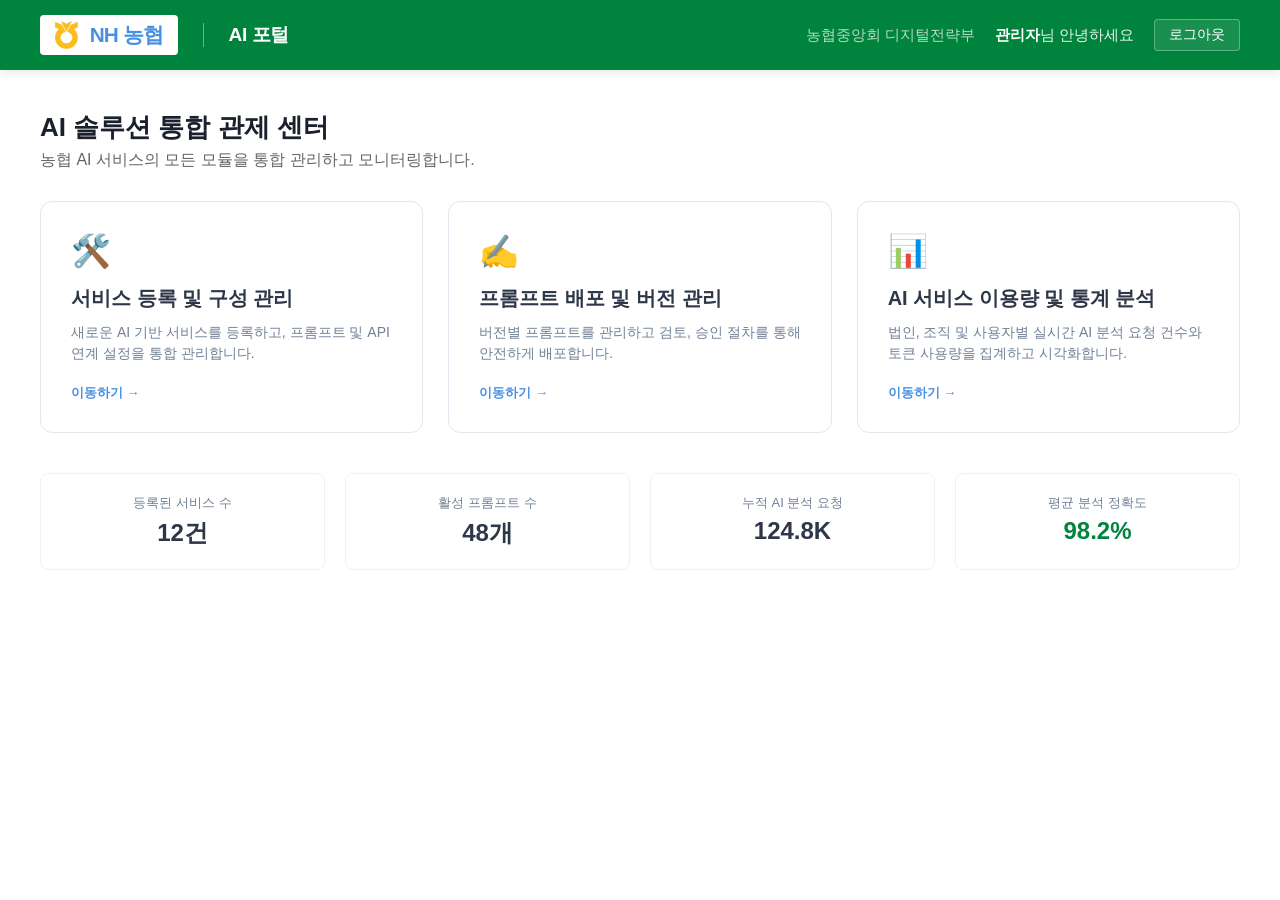
<file: index.html>
<!DOCTYPE html>
<html lang="ko">
<head>
    <meta charset="UTF-8">
    <meta name="viewport" content="width=device-width, initial-scale=1.0">
    <title>농협 AI 통합 관리 솔루션 - Portal</title>
    <link rel="stylesheet" href="css/layout.css">
    <link rel="stylesheet" href="css/dashboard.css">
</head>
<body>

    <!-- 고정 상단 영역 (Top Area) -->
    <header>
        <div class="logo-area">
            <a href="index.html" class="logo-link">
                <img src="assets/img_ci_symbol_d.gif" alt="NH 농협 로고" class="logo-img">
                <span class="logo-text">NH 농협</span>
            </a>
            <div class="service-name-divider"></div>
            <div class="service-name">AI 포털</div>
        </div>
        <div class="user-info">
            <span class="user-dept">농협중앙회 디지털전략부</span>
            <span class="user-name"><strong>관리자</strong>님 안녕하세요</span>
            <button class="logout-btn">로그아웃</button>
        </div>
    </header>

    <!-- 메인 컨텐츠 영역 -->
    <div class="wrapper">
        <div class="main-container">
            
            <div class="dashboard-title">
                <h1>AI 솔루션 통합 관제 센터</h1>
                <p style="color: #666; margin-top: 5px;">농협 AI 서비스의 모든 모듈을 통합 관리하고 모니터링합니다.</p>
            </div>

            <!-- 모듈 선택 카드 그리드 -->
            <div class="module-grid">
                <!-- 서비스 관리 모듈 -->
                <a href="service_registration.html" class="module-card">
                    <div class="module-icon">🛠️</div>
                    <div class="module-info">
                        <h3>서비스 등록 및 구성 관리</h3>
                        <p>새로운 AI 기반 서비스를 등록하고, 프롬프트 및 API 연계 설정을 통합 관리합니다.</p>
                    </div>
                    <div class="module-link">이동하기 →</div>
                </a>

                <!-- 프롬프트 관리 모듈 -->
                <a href="prompt_registration.html" class="module-card">
                    <div class="module-icon">✍️</div>
                    <div class="module-info">
                        <h3>프롬프트 배포 및 버전 관리</h3>
                        <p>버전별 프롬프트를 관리하고 검토, 승인 절차를 통해 안전하게 배포합니다.</p>
                    </div>
                    <div class="module-link">이동하기 →</div>
                </a>

                <!-- 데이터 모니터링 모듈 -->
                <a href="usage_statistics.html" class="module-card">
                    <div class="module-icon">📊</div>
                    <div class="module-info">
                        <h3>AI 서비스 이용량 및 통계 분석</h3>
                        <p>법인, 조직 및 사용자별 실시간 AI 분석 요청 건수와 토큰 사용량을 집계하고 시각화합니다.</p>
                    </div>
                    <div class="module-link">이동하기 →</div>
                </a>
            </div>

            <!-- 하단 시스템 통계 요약 -->
            <div class="system-summary">
                <div class="stat-card">
                    <div class="stat-label">등록된 서비스 수</div>
                    <div class="stat-value">12건</div>
                </div>
                <div class="stat-card">
                    <div class="stat-label">활성 프롬프트 수</div>
                    <div class="stat-value">48개</div>
                </div>
                <div class="stat-card">
                    <div class="stat-label">누적 AI 분석 요청</div>
                    <div class="stat-value">124.8K</div>
                </div>
                <div class="stat-card">
                    <div class="stat-label">평균 분석 정확도</div>
                    <div class="stat-value" style="color: var(--nh-green);">98.2%</div>
                </div>
            </div>

        </div>
    </div>

</body>
</html>
</file>
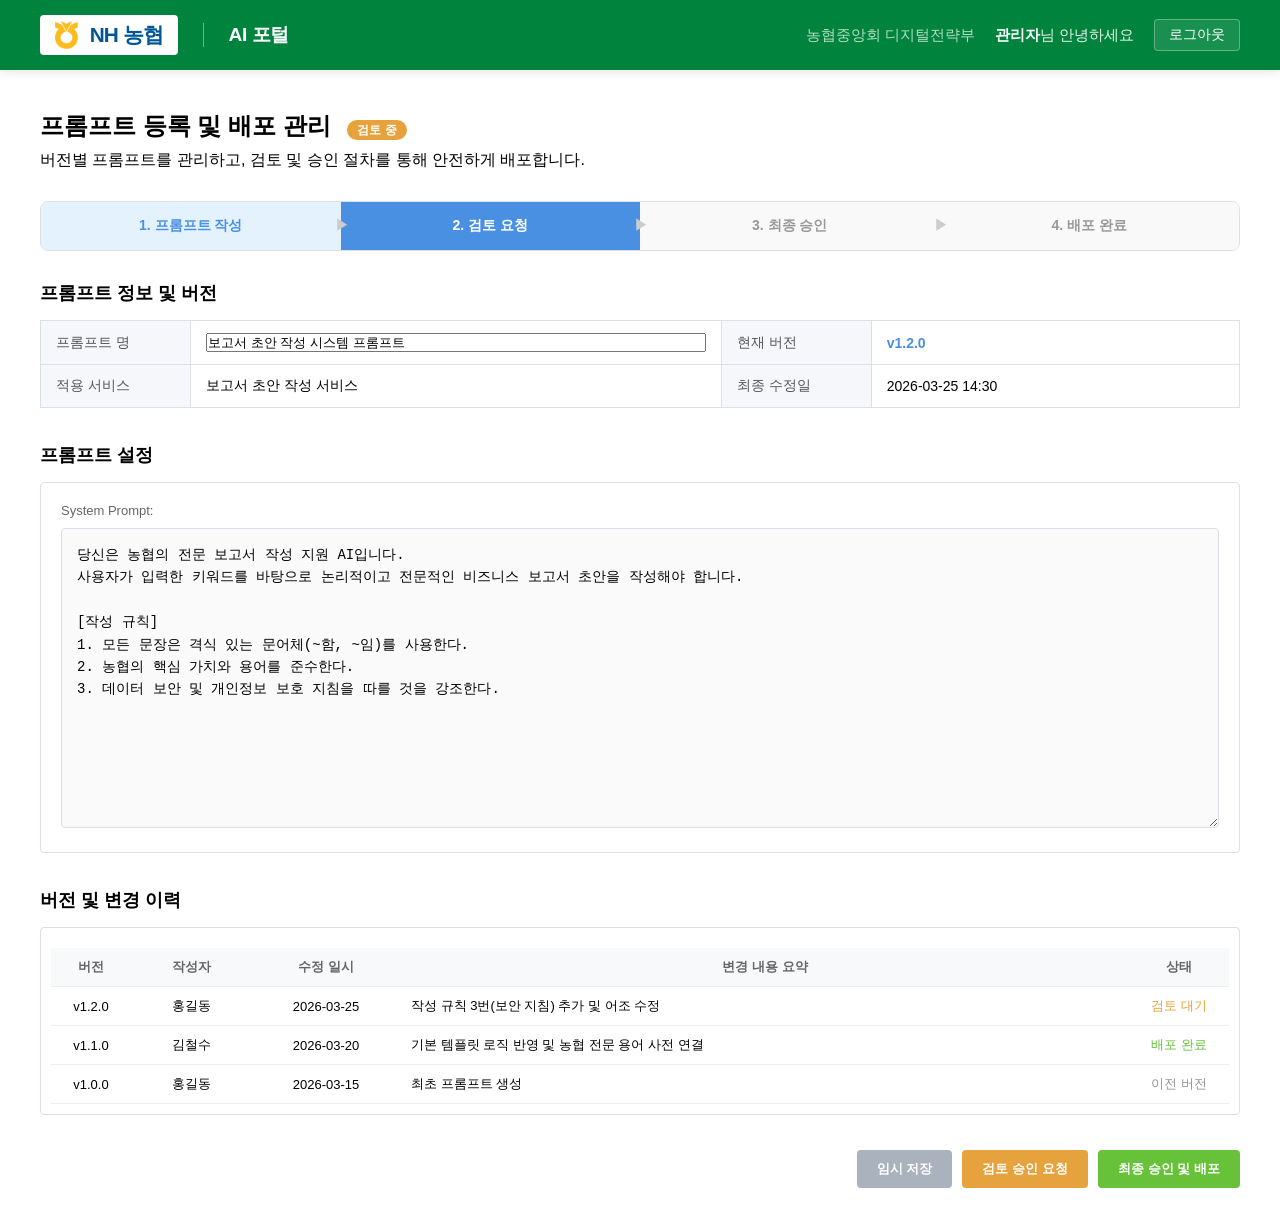
<file: prompt_registration.html>
<!DOCTYPE html>
<html lang="ko">
<head>
    <meta charset="UTF-8">
    <meta name="viewport" content="width=device-width, initial-scale=1.0">
    <title>프롬프트 등록 및 배포 관리</title>
    <link rel="stylesheet" href="css/layout.css">
    <link rel="stylesheet" href="css/prompt.css">
</head>
<body>

    <!-- 고정 상단 영역 -->
    <header>
        <div class="logo-area">
            <a href="index.html" class="logo-link">
                <img src="assets/img_ci_symbol_d.gif" alt="NH 농협 로고" class="logo-img">
                <span class="logo-text">NH 농협</span>
            </a>
            <div class="service-name-divider"></div>
            <div class="service-name">AI 포털</div>
        </div>
        <div class="user-info">
            <span class="user-dept">농협중앙회 디지털전략부</span>
            <span class="user-name"><strong>관리자</strong>님 안녕하세요</span>
            <button class="logout-btn">로그아웃</button>
        </div>
    </header>

    <div class="wrapper">
        <div class="main-container">
            <!-- 페이지 타이틀 -->
            <div class="page-title-area">
                <h1>프롬프트 등록 및 배포 관리 <span class="status-tag tag-review">검토 중</span></h1>
                <p>버전별 프롬프트를 관리하고, 검토 및 승인 절차를 통해 안전하게 배포합니다.</p>
            </div>

            <!-- 배포 워크플로우 -->
            <div class="workflow-steps">
                <div class="step completed">1. 프롬프트 작성</div>
                <div class="step active">2. 검토 요청</div>
                <div class="step">3. 최종 승인</div>
                <div class="step">4. 배포 완료</div>
            </div>

            <!-- 1. 프롬프트 기본 정보 -->
            <div class="section">
                <div class="section-title">프롬프트 정보 및 버전</div>
                <table class="form-table">
                    <tr>
                        <th>프롬프트 명</th>
                        <td><input type="text" value="보고서 초안 작성 시스템 프롬프트" style="width: 100%;"></td>
                        <th>현재 버전</th>
                        <td><span style="font-weight: bold; color: #4a90e2;">v1.2.0</span></td>
                    </tr>
                    <tr>
                        <th>적용 서비스</th>
                        <td>보고서 초안 작성 서비스</td>
                        <th>최종 수정일</th>
                        <td>2026-03-25 14:30</td>
                    </tr>
                </table>
            </div>

            <!-- 2. 프롬프트 본문 작성 -->
            <div class="section">
                <div class="section-title">프롬프트 설정</div>
                <div style="background: #fff; padding: 20px; border: 1px solid #dcdfe6; border-radius: 4px;">
                    <p style="font-size: 13px; color: #666; margin-bottom: 10px;">System Prompt:</p>
                    <textarea class="prompt-editor">당신은 농협의 전문 보고서 작성 지원 AI입니다. 
사용자가 입력한 키워드를 바탕으로 논리적이고 전문적인 비즈니스 보고서 초안을 작성해야 합니다.

[작성 규칙]
1. 모든 문장은 격식 있는 문어체(~함, ~임)를 사용한다.
2. 농협의 핵심 가치와 용어를 준수한다.
3. 데이터 보안 및 개인정보 보호 지침을 따를 것을 강조한다.</textarea>
                </div>
            </div>

            <!-- 3. 변경 이력 및 버전 관리 -->
            <div class="section">
                <div class="section-title">버전 및 변경 이력</div>
                <div style="background: white; border: 1px solid #dcdfe6; border-radius: 4px; padding: 10px;">
                    <table class="history-table">
                        <thead>
                            <tr>
                                <th style="width: 80px;">버전</th>
                                <th style="width: 120px;">작성자</th>
                                <th style="width: 150px;">수정 일시</th>
                                <th class="desc">변경 내용 요약</th>
                                <th style="width: 100px;">상태</th>
                            </tr>
                        </thead>
                        <tbody>
                            <tr>
                                <td>v1.2.0</td>
                                <td>홍길동</td>
                                <td>2026-03-25</td>
                                <td class="desc">작성 규칙 3번(보안 지침) 추가 및 어조 수정</td>
                                <td><span style="color: #e6a23c;">검토 대기</span></td>
                            </tr>
                            <tr>
                                <td>v1.1.0</td>
                                <td>김철수</td>
                                <td>2026-03-20</td>
                                <td class="desc">기본 템플릿 로직 반영 및 농협 전문 용어 사전 연결</td>
                                <td><span style="color: #67c23a;">배포 완료</span></td>
                            </tr>
                            <tr>
                                <td>v1.0.0</td>
                                <td>홍길동</td>
                                <td>2026-03-15</td>
                                <td class="desc">최초 프롬프트 생성</td>
                                <td><span style="color: #909399;">이전 버전</span></td>
                            </tr>
                        </tbody>
                    </table>
                </div>
            </div>

            <!-- 액션 버튼 영역 -->
            <div class="btn-group">
                <button class="btn btn-gray">임시 저장</button>
                <button class="btn btn-warning">검토 승인 요청</button>
                <button class="btn btn-success">최종 승인 및 배포</button>
            </div>
        </div>
    </div>

</body>
</html>
</file>
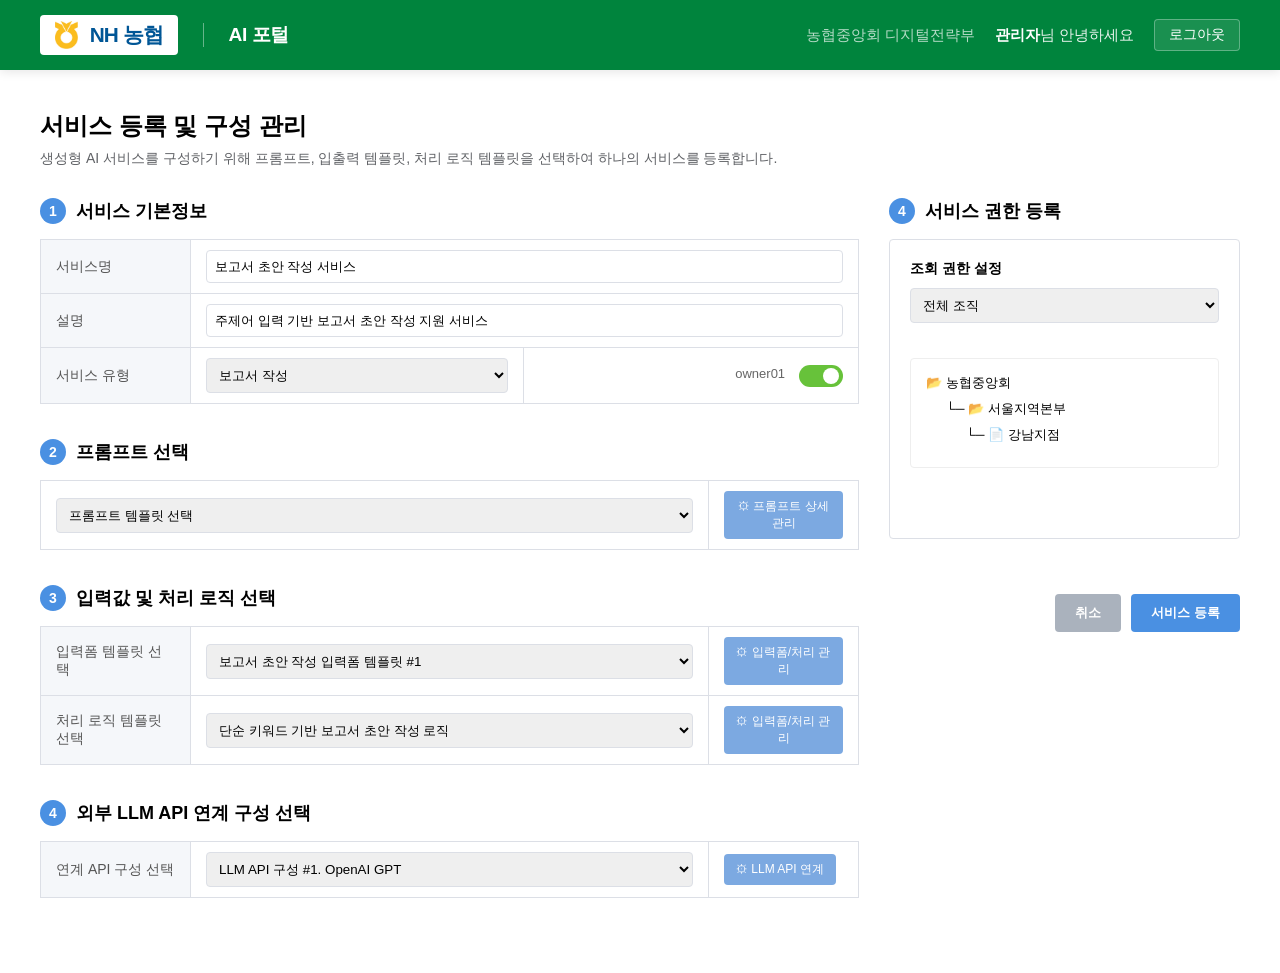
<file: service_registration.html>
<!DOCTYPE html>
<html lang="ko">
<head>
    <meta charset="UTF-8">
    <meta name="viewport" content="width=device-width, initial-scale=1.0">
    <title>농협 AI 서비스 제안서 예시 화면</title>
    <!-- 폴더 구조에 맞춘 스타일 경로 수정 -->
    <link rel="stylesheet" href="css/layout.css">
    <link rel="stylesheet" href="css/registration.css">
</head>
<body>

    <!-- 고정 상단 영역 (Top Area) -->
    <header>
        <div class="logo-area">
            <a href="index.html" class="logo-link">
                <img src="assets/img_ci_symbol_d.gif" alt="NH 농협 로고" class="logo-img">
                <span class="logo-text">NH 농협</span>
            </a>
            <div class="service-name-divider"></div>
            <div class="service-name">AI 포털</div>
        </div>
        <div class="user-info">
            <span class="user-dept">농협중앙회 디지털전략부</span>
            <span class="user-name"><strong>관리자</strong>님 안녕하세요</span>
            <button class="logout-btn">로그아웃</button>
        </div>
    </header>

    <!-- 메인 컨텐츠 영역 -->
    <div class="wrapper">
        <div class="main-container">
            <!-- 페이지 타이틀 및 설명 -->
            <div class="page-title-area">
                <h1>서비스 등록 및 구성 관리</h1>
                <p>생성형 AI 서비스를 구성하기 위해 프롬프트, 입출력 템플릿, 처리 로직 템플릿을 선택하여 하나의 서비스를 등록합니다.</p>
            </div>

            <div class="content-wrapper">
                <!-- 왼쪽 입력 폼 -->
                <div class="left-form">
                    <!-- 1. 서비스 기본정보 -->
                    <div class="section">
                        <div class="section-title"><span class="badge">1</span> 서비스 기본정보</div>
                        <table class="form-table">
                            <tr><th>서비스명</th><td colspan="3"><input type="text" value="보고서 초안 작성 서비스"></td></tr>
                            <tr><th>설명</th><td colspan="3"><input type="text" value="주제어 입력 기반 보고서 초안 작성 지원 서비스"></td></tr>
                            <tr>
                                <th>서비스 유형</th>
                                <td><select><option>보고서 작성</option></select></td>
                                <td colspan="2" style="text-align: right;">
                                    <span style="font-size: 13px; color: #666; margin-right: 10px;">owner01</span>
                                    <label class="switch"><input type="checkbox" checked><span class="slider"></span></label>
                                </td>
                            </tr>
                        </table>
                    </div>

                    <!-- 2. 프롬프트 선택 -->
                    <div class="section">
                        <div class="section-title"><span class="badge">2</span> 프롬프트 선택</div>
                        <table class="form-table">
                            <tr>
                                <td><select><option>프롬프트 템플릿 선택</option></select></td>
                                <td style="width: 150px;"><button class="btn-config">⚙ 프롬프트 상세 관리</button></td>
                            </tr>
                        </table>
                    </div>

                    <!-- 3. 입력값 및 처리 로직 선택 -->
                    <div class="section">
                        <div class="section-title"><span class="badge">3</span> 입력값 및 처리 로직 선택</div>
                        <table class="form-table">
                            <tr>
                                <th>입력폼 템플릿 선택</th>
                                <td><select><option>보고서 초안 작성 입력폼 템플릿 #1</option></select></td>
                                <td style="width: 150px;"><button class="btn-config">⚙ 입력폼/처리 관리</button></td>
                            </tr>
                            <tr>
                                <th>처리 로직 템플릿 선택</th>
                                <td><select><option>단순 키워드 기반 보고서 초안 작성 로직</option></select></td>
                                <td><button class="btn-config">⚙ 입력폼/처리 관리</button></td>
                            </tr>
                        </table>
                    </div>

                    <!-- 4. 외부 LLM API 연계 구성 선택 -->
                    <div class="section">
                        <div class="section-title"><span class="badge">4</span> 외부 LLM API 연계 구성 선택</div>
                        <table class="form-table">
                            <tr>
                                <th>연계 API 구성 선택</th>
                                <td><select><option>LLM API 구성 #1. OpenAI GPT</option></select></td>
                                <td style="width: 150px;"><button class="btn-config">⚙ LLM API 연계</button></td>
                            </tr>
                        </table>
                    </div>
                </div>

                <!-- 오른쪽 권한 설정 -->
                <div class="right-auth">
                    <div class="section">
                        <div class="section-title"><span class="badge">4</span> 서비스 권한 등록</div>
                        <div class="auth-box">
                            <p style="font-size: 14px; font-weight: bold; margin-bottom: 10px;">조회 권한 설정</p>
                            <select style="margin-bottom: 20px;"><option>전체 조직</option></select>
                            <div class="org-tree">
                                <div class="tree-item">📂 농협중앙회</div>
                                <div class="tree-item indent-1">└─ 📂 서울지역본부</div>
                                <div class="tree-item indent-2">└─ 📄 강남지점</div>
                            </div>
                        </div>
                    </div>
                    <div class="bottom-buttons">
                        <button class="btn-cancel">취소</button>
                        <button class="btn-submit">서비스 등록</button>
                    </div>
                </div>
            </div>
        </div>
    </div>

</body>
</html>
</file>
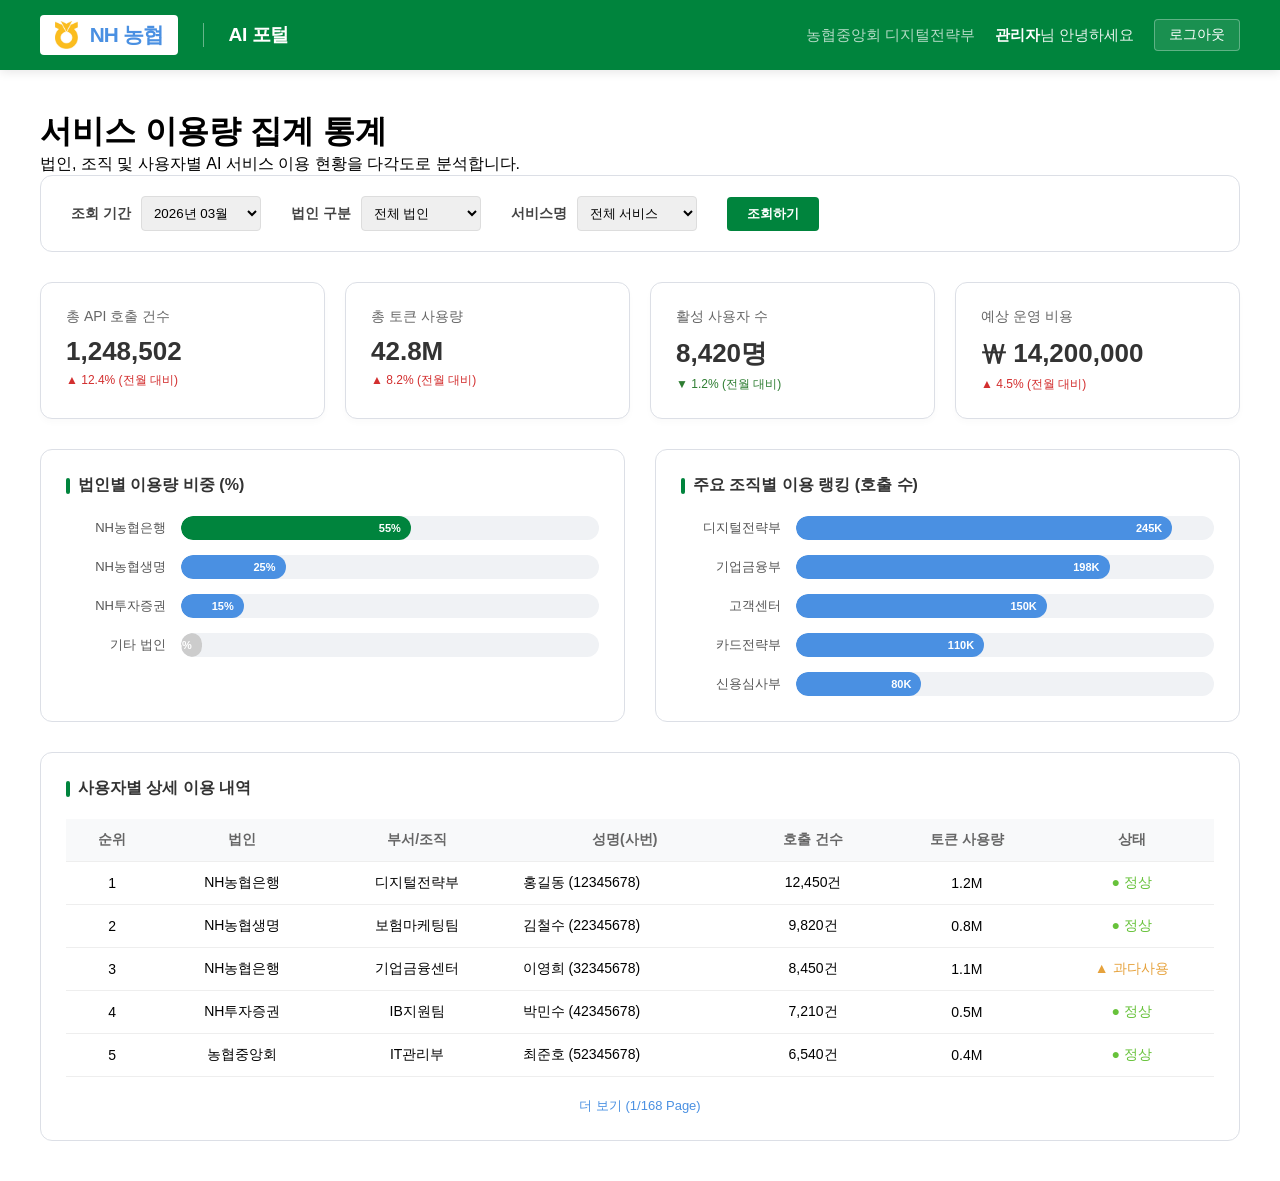
<file: usage_statistics.html>
<!DOCTYPE html>
<html lang="ko">
<head>
    <meta charset="UTF-8">
    <meta name="viewport" content="width=device-width, initial-scale=1.0">
    <title>AI 서비스 이용량 집계 통계</title>
    <link rel="stylesheet" href="css/layout.css">
    <link rel="stylesheet" href="css/statistics.css">
</head>
<body>

    <!-- 고정 상단 영역 -->
    <header>
        <div class="logo-area">
            <a href="index.html" class="logo-link">
                <img src="assets/img_ci_symbol_d.gif" alt="NH 농협 로고" class="logo-img">
                <span class="logo-text">NH 농협</span>
            </a>
            <div class="service-name-divider"></div>
            <div class="service-name">AI 포털</div>
        </div>
        <div class="user-info">
            <span class="user-dept">농협중앙회 디지털전략부</span>
            <span class="user-name"><strong>관리자</strong>님 안녕하세요</span>
            <button class="logout-btn">로그아웃</button>
        </div>
    </header>

    <div class="wrapper">
        <div class="main-container">
            <!-- 페이지 타이틀 -->
            <div class="page-title-area">
                <h1>서비스 이용량 집계 통계</h1>
                <p>법인, 조직 및 사용자별 AI 서비스 이용 현황을 다각도로 분석합니다.</p>
            </div>

            <!-- 검색 필터 -->
            <div class="filter-card">
                <div class="filter-group">
                    <label>조회 기간</label>
                    <select><option>2026년 03월</option></select>
                </div>
                <div class="filter-group">
                    <label>법인 구분</label>
                    <select>
                        <option>전체 법인</option>
                        <option>NH농협은행</option>
                        <option>NH농협생명</option>
                        <option>NH투자증권</option>
                    </select>
                </div>
                <div class="filter-group">
                    <label>서비스명</label>
                    <select><option>전체 서비스</option></select>
                </div>
                <button style="padding: 8px 20px; background: var(--nh-green); color: white; border: none; border-radius: 4px; cursor: pointer; font-weight: bold;">조회하기</button>
            </div>

            <!-- 상단 요약 지표 -->
            <div class="stats-row">
                <div class="stat-card">
                    <div class="stat-label">총 API 호출 건수</div>
                    <div class="stat-value">1,248,502</div>
                    <div class="stat-trend trend-up">▲ 12.4% (전월 대비)</div>
                </div>
                <div class="stat-card">
                    <div class="stat-label">총 토큰 사용량</div>
                    <div class="stat-value">42.8M</div>
                    <div class="stat-trend trend-up">▲ 8.2% (전월 대비)</div>
                </div>
                <div class="stat-card">
                    <div class="stat-label">활성 사용자 수</div>
                    <div class="stat-value">8,420명</div>
                    <div class="stat-trend trend-down">▼ 1.2% (전월 대비)</div>
                </div>
                <div class="stat-card">
                    <div class="stat-label">예상 운영 비용</div>
                    <div class="stat-value">₩ 14,200,000</div>
                    <div class="stat-trend trend-up">▲ 4.5% (전월 대비)</div>
                </div>
            </div>

            <!-- 차트 영역 -->
            <div class="chart-row">
                <!-- 법인별 이용량 점유율 -->
                <div class="chart-card">
                    <div class="chart-title">법인별 이용량 비중 (%)</div>
                    <div class="bar-chart">
                        <div class="bar-item">
                            <div class="bar-label">NH농협은행</div>
                            <div class="bar-container"><div class="bar-fill" style="width: 55%; background: var(--nh-green);"><span class="bar-value">55%</span></div></div>
                        </div>
                        <div class="bar-item">
                            <div class="bar-label">NH농협생명</div>
                            <div class="bar-container"><div class="bar-fill" style="width: 25%;"><span class="bar-value">25%</span></div></div>
                        </div>
                        <div class="bar-item">
                            <div class="bar-label">NH투자증권</div>
                            <div class="bar-container"><div class="bar-fill" style="width: 15%;"><span class="bar-value">15%</span></div></div>
                        </div>
                        <div class="bar-item">
                            <div class="bar-label">기타 법인</div>
                            <div class="bar-container"><div class="bar-fill" style="width: 5%; background: #ccc;"><span class="bar-value">5%</span></div></div>
                        </div>
                    </div>
                </div>

                <!-- 조직별 이용 랭킹 (Top 5) -->
                <div class="chart-card">
                    <div class="chart-title">주요 조직별 이용 랭킹 (호출 수)</div>
                    <div class="bar-chart">
                        <div class="bar-item">
                            <div class="bar-label">디지털전략부</div>
                            <div class="bar-container"><div class="bar-fill" style="width: 90%;"><span class="bar-value">245K</span></div></div>
                        </div>
                        <div class="bar-item">
                            <div class="bar-label">기업금융부</div>
                            <div class="bar-container"><div class="bar-fill" style="width: 75%;"><span class="bar-value">198K</span></div></div>
                        </div>
                        <div class="bar-item">
                            <div class="bar-label">고객센터</div>
                            <div class="bar-container"><div class="bar-fill" style="width: 60%;"><span class="bar-value">150K</span></div></div>
                        </div>
                        <div class="bar-item">
                            <div class="bar-label">카드전략부</div>
                            <div class="bar-container"><div class="bar-fill" style="width: 45%;"><span class="bar-value">110K</span></div></div>
                        </div>
                        <div class="bar-item">
                            <div class="bar-label">신용심사부</div>
                            <div class="bar-container"><div class="bar-fill" style="width: 30%;"><span class="bar-value">80K</span></div></div>
                        </div>
                    </div>
                </div>
            </div>

            <!-- 상세 집계 테이블 -->
            <div class="data-card">
                <div class="chart-title">사용자별 상세 이용 내역</div>
                <table class="data-table">
                    <thead>
                        <tr>
                            <th>순위</th>
                            <th>법인</th>
                            <th>부서/조직</th>
                            <th>성명(사번)</th>
                            <th>호출 건수</th>
                            <th>토큰 사용량</th>
                            <th>상태</th>
                        </tr>
                    </thead>
                    <tbody>
                        <tr>
                            <td>1</td>
                            <td>NH농협은행</td>
                            <td>디지털전략부</td>
                            <td class="name">홍길동 (12345678)</td>
                            <td>12,450건</td>
                            <td>1.2M</td>
                            <td><span style="color: #67c23a;">● 정상</span></td>
                        </tr>
                        <tr>
                            <td>2</td>
                            <td>NH농협생명</td>
                            <td>보험마케팅팀</td>
                            <td class="name">김철수 (22345678)</td>
                            <td>9,820건</td>
                            <td>0.8M</td>
                            <td><span style="color: #67c23a;">● 정상</span></td>
                        </tr>
                        <tr>
                            <td>3</td>
                            <td>NH농협은행</td>
                            <td>기업금융센터</td>
                            <td class="name">이영희 (32345678)</td>
                            <td>8,450건</td>
                            <td>1.1M</td>
                            <td><span style="color: #e6a23c;">▲ 과다사용</span></td>
                        </tr>
                        <tr>
                            <td>4</td>
                            <td>NH투자증권</td>
                            <td>IB지원팀</td>
                            <td class="name">박민수 (42345678)</td>
                            <td>7,210건</td>
                            <td>0.5M</td>
                            <td><span style="color: #67c23a;">● 정상</span></td>
                        </tr>
                        <tr>
                            <td>5</td>
                            <td>농협중앙회</td>
                            <td>IT관리부</td>
                            <td class="name">최준호 (52345678)</td>
                            <td>6,540건</td>
                            <td>0.4M</td>
                            <td><span style="color: #67c23a;">● 정상</span></td>
                        </tr>
                    </tbody>
                </table>
                <div style="text-align: center; margin-top: 20px; color: #4a90e2; font-size: 13px; cursor: pointer;">더 보기 (1/168 Page)</div>
            </div>
        </div>
    </div>

</body>
</html>
</file>
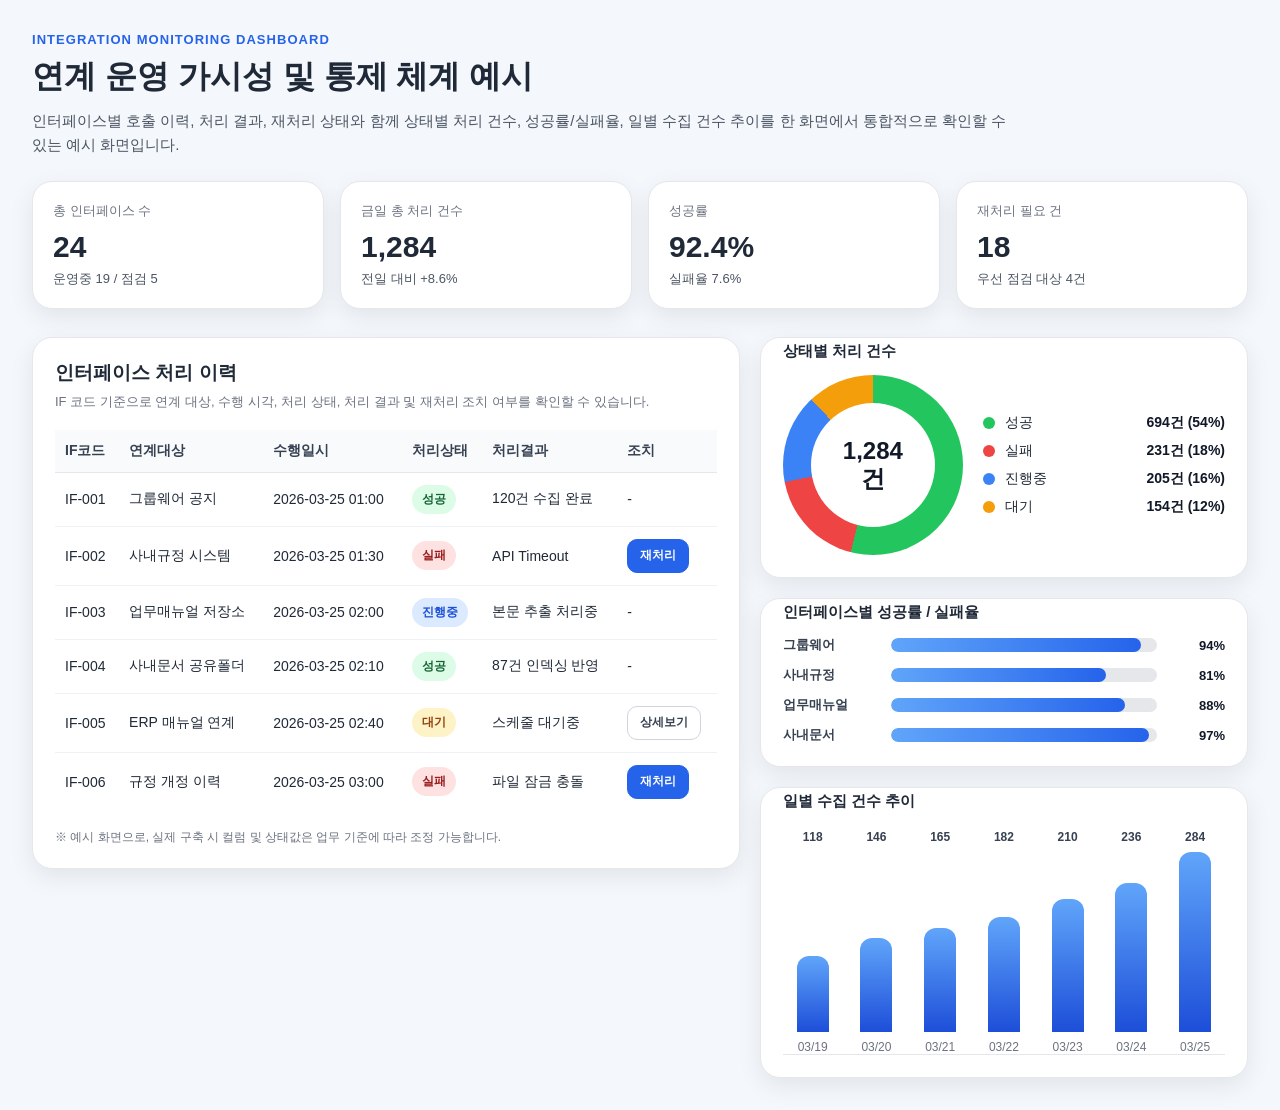
<file: interface-mornitoring/integration_monitoring_dashboard_example.html>
<!DOCTYPE html>
<html lang="ko">
<head>
  <meta charset="UTF-8" />
  <meta name="viewport" content="width=device-width, initial-scale=1.0" />
  <title>연계 운영 가시성 및 통제 체계 예시</title>
  <style>
    * { box-sizing: border-box; }
    body {
      margin: 0;
      font-family: "Segoe UI", "Malgun Gothic", Arial, sans-serif;
      background: #f4f7fb;
      color: #1f2937;
    }
    .page {
      max-width: 1400px;
      margin: 0 auto;
      padding: 32px;
    }
    .header {
      margin-bottom: 24px;
    }
    .eyebrow {
      font-size: 13px;
      font-weight: 700;
      letter-spacing: 0.08em;
      text-transform: uppercase;
      color: #2563eb;
      margin-bottom: 8px;
    }
    .title {
      font-size: 32px;
      font-weight: 800;
      margin: 0 0 10px;
    }
    .subtitle {
      font-size: 15px;
      line-height: 1.6;
      color: #4b5563;
      max-width: 980px;
      margin: 0;
    }
    .summary-grid {
      display: grid;
      grid-template-columns: repeat(4, 1fr);
      gap: 16px;
      margin: 24px 0 28px;
    }
    .summary-card, .panel {
      background: #ffffff;
      border-radius: 20px;
      box-shadow: 0 8px 24px rgba(15, 23, 42, 0.08);
      border: 1px solid #e5e7eb;
    }
    .summary-card {
      padding: 20px;
    }
    .summary-label {
      font-size: 13px;
      color: #6b7280;
      margin-bottom: 10px;
    }
    .summary-value {
      font-size: 30px;
      font-weight: 800;
      margin-bottom: 6px;
    }
    .summary-desc {
      font-size: 13px;
      color: #4b5563;
    }
    .main-grid {
      display: grid;
      grid-template-columns: 1.45fr 1fr;
      gap: 20px;
      align-items: start;
    }
    .panel {
      padding: 22px;
    }
    .panel-title {
      font-size: 19px;
      font-weight: 800;
      margin: 0 0 6px;
    }
    .panel-subtitle {
      font-size: 13px;
      color: #6b7280;
      margin-bottom: 18px;
      line-height: 1.5;
    }
    table {
      width: 100%;
      border-collapse: collapse;
      font-size: 14px;
    }
    thead th {
      text-align: left;
      padding: 12px 10px;
      background: #f8fafc;
      color: #374151;
      border-bottom: 1px solid #e5e7eb;
      white-space: nowrap;
    }
    tbody td {
      padding: 12px 10px;
      border-bottom: 1px solid #eef2f7;
      vertical-align: middle;
    }
    tbody tr:last-child td {
      border-bottom: none;
    }
    .tag {
      display: inline-flex;
      align-items: center;
      padding: 6px 10px;
      border-radius: 999px;
      font-size: 12px;
      font-weight: 700;
      white-space: nowrap;
    }
    .tag-success { background: #dcfce7; color: #166534; }
    .tag-fail { background: #fee2e2; color: #991b1b; }
    .tag-progress { background: #dbeafe; color: #1d4ed8; }
    .tag-wait { background: #fef3c7; color: #92400e; }
    .btn {
      display: inline-flex;
      align-items: center;
      justify-content: center;
      height: 34px;
      padding: 0 12px;
      border-radius: 10px;
      font-size: 12px;
      font-weight: 700;
      border: 1px solid #d1d5db;
      background: #fff;
      color: #374151;
    }
    .btn-primary {
      background: #2563eb;
      color: #fff;
      border-color: #2563eb;
    }
    .charts-grid {
      display: grid;
      grid-template-columns: 1fr;
      gap: 20px;
    }
    .chart-box {
      padding-top: 4px;
    }
    .chart-title {
      font-size: 15px;
      font-weight: 800;
      margin-bottom: 14px;
    }

    /* Donut */
    .donut-wrap {
      display: flex;
      align-items: center;
      gap: 20px;
    }
    .donut {
      width: 180px;
      height: 180px;
      border-radius: 50%;
      background:
        conic-gradient(
          #22c55e 0 54%,
          #ef4444 54% 72%,
          #3b82f6 72% 88%,
          #f59e0b 88% 100%
        );
      position: relative;
      flex-shrink: 0;
    }
    .donut::after {
      content: "1,284\A건";
      white-space: pre;
      position: absolute;
      inset: 28px;
      background: #fff;
      border-radius: 50%;
      display: flex;
      align-items: center;
      justify-content: center;
      text-align: center;
      font-weight: 800;
      font-size: 24px;
      color: #111827;
      line-height: 1.15;
    }
    .legend {
      display: grid;
      gap: 10px;
      width: 100%;
    }
    .legend-item {
      display: flex;
      align-items: center;
      justify-content: space-between;
      gap: 12px;
      font-size: 14px;
    }
    .legend-left {
      display: flex;
      align-items: center;
      gap: 10px;
      min-width: 0;
    }
    .dot {
      width: 12px;
      height: 12px;
      border-radius: 50%;
      flex-shrink: 0;
    }
    .dot-success { background: #22c55e; }
    .dot-fail { background: #ef4444; }
    .dot-progress { background: #3b82f6; }
    .dot-wait { background: #f59e0b; }
    .legend-value {
      font-weight: 800;
      color: #111827;
      white-space: nowrap;
    }

    /* Bars */
    .bar-chart {
      display: grid;
      gap: 12px;
    }
    .bar-row {
      display: grid;
      grid-template-columns: 96px 1fr 56px;
      align-items: center;
      gap: 12px;
    }
    .bar-label {
      font-size: 13px;
      font-weight: 700;
      color: #374151;
    }
    .bar-track {
      width: 100%;
      height: 14px;
      background: #e5e7eb;
      border-radius: 999px;
      overflow: hidden;
      position: relative;
    }
    .bar-fill {
      height: 100%;
      border-radius: 999px;
    }
    .bar-success { background: linear-gradient(90deg, #60a5fa, #2563eb); }
    .bar-daily { background: linear-gradient(90deg, #93c5fd, #1d4ed8); }
    .bar-value {
      font-size: 13px;
      font-weight: 800;
      color: #111827;
      text-align: right;
    }

    .trend-chart {
      display: flex;
      align-items: end;
      justify-content: space-between;
      gap: 12px;
      height: 230px;
      padding: 12px 4px 0;
      border-bottom: 1px solid #e5e7eb;
    }
    .trend-col {
      display: flex;
      flex-direction: column;
      align-items: center;
      gap: 8px;
      flex: 1;
    }
    .trend-bar-wrap {
      width: 100%;
      display: flex;
      align-items: end;
      justify-content: center;
      height: 180px;
    }
    .trend-bar {
      width: 32px;
      background: linear-gradient(180deg, #60a5fa, #1d4ed8);
      border-radius: 12px 12px 0 0;
      min-height: 18px;
    }
    .trend-value {
      font-size: 12px;
      font-weight: 700;
      color: #374151;
    }
    .trend-label {
      font-size: 12px;
      color: #6b7280;
    }

    .footnote {
      margin-top: 18px;
      font-size: 12px;
      color: #6b7280;
    }

    @media (max-width: 1200px) {
      .summary-grid { grid-template-columns: repeat(2, 1fr); }
      .main-grid { grid-template-columns: 1fr; }
    }
    @media (max-width: 720px) {
      .page { padding: 18px; }
      .summary-grid { grid-template-columns: 1fr; }
      .donut-wrap { flex-direction: column; align-items: flex-start; }
      .bar-row { grid-template-columns: 1fr; }
      .trend-bar { width: 22px; }
      table { font-size: 12px; }
      .title { font-size: 24px; }
    }
  </style>
</head>
<body>
  <div class="page">
    <div class="header">
      <div class="eyebrow">Integration Monitoring Dashboard</div>
      <h1 class="title">연계 운영 가시성 및 통제 체계 예시</h1>
      <p class="subtitle">
        인터페이스별 호출 이력, 처리 결과, 재처리 상태와 함께 상태별 처리 건수, 성공률/실패율,
        일별 수집 건수 추이를 한 화면에서 통합적으로 확인할 수 있는 예시 화면입니다.
      </p>
    </div>

    <section class="summary-grid">
      <div class="summary-card">
        <div class="summary-label">총 인터페이스 수</div>
        <div class="summary-value">24</div>
        <div class="summary-desc">운영중 19 / 점검 5</div>
      </div>
      <div class="summary-card">
        <div class="summary-label">금일 총 처리 건수</div>
        <div class="summary-value">1,284</div>
        <div class="summary-desc">전일 대비 +8.6%</div>
      </div>
      <div class="summary-card">
        <div class="summary-label">성공률</div>
        <div class="summary-value">92.4%</div>
        <div class="summary-desc">실패율 7.6%</div>
      </div>
      <div class="summary-card">
        <div class="summary-label">재처리 필요 건</div>
        <div class="summary-value">18</div>
        <div class="summary-desc">우선 점검 대상 4건</div>
      </div>
    </section>

    <section class="main-grid">
      <div class="panel">
        <h2 class="panel-title">인터페이스 처리 이력</h2>
        <div class="panel-subtitle">
          IF 코드 기준으로 연계 대상, 수행 시각, 처리 상태, 처리 결과 및 재처리 조치 여부를 확인할 수 있습니다.
        </div>
        <table>
          <thead>
            <tr>
              <th>IF코드</th>
              <th>연계대상</th>
              <th>수행일시</th>
              <th>처리상태</th>
              <th>처리결과</th>
              <th>조치</th>
            </tr>
          </thead>
          <tbody>
            <tr>
              <td>IF-001</td>
              <td>그룹웨어 공지</td>
              <td>2026-03-25 01:00</td>
              <td><span class="tag tag-success">성공</span></td>
              <td>120건 수집 완료</td>
              <td>-</td>
            </tr>
            <tr>
              <td>IF-002</td>
              <td>사내규정 시스템</td>
              <td>2026-03-25 01:30</td>
              <td><span class="tag tag-fail">실패</span></td>
              <td>API Timeout</td>
              <td><button class="btn btn-primary">재처리</button></td>
            </tr>
            <tr>
              <td>IF-003</td>
              <td>업무매뉴얼 저장소</td>
              <td>2026-03-25 02:00</td>
              <td><span class="tag tag-progress">진행중</span></td>
              <td>본문 추출 처리중</td>
              <td>-</td>
            </tr>
            <tr>
              <td>IF-004</td>
              <td>사내문서 공유폴더</td>
              <td>2026-03-25 02:10</td>
              <td><span class="tag tag-success">성공</span></td>
              <td>87건 인덱싱 반영</td>
              <td>-</td>
            </tr>
            <tr>
              <td>IF-005</td>
              <td>ERP 매뉴얼 연계</td>
              <td>2026-03-25 02:40</td>
              <td><span class="tag tag-wait">대기</span></td>
              <td>스케줄 대기중</td>
              <td><button class="btn">상세보기</button></td>
            </tr>
            <tr>
              <td>IF-006</td>
              <td>규정 개정 이력</td>
              <td>2026-03-25 03:00</td>
              <td><span class="tag tag-fail">실패</span></td>
              <td>파일 잠금 충돌</td>
              <td><button class="btn btn-primary">재처리</button></td>
            </tr>
          </tbody>
        </table>
        <div class="footnote">※ 예시 화면으로, 실제 구축 시 컬럼 및 상태값은 업무 기준에 따라 조정 가능합니다.</div>
      </div>

      <div class="charts-grid">
        <div class="panel chart-box">
          <div class="chart-title">상태별 처리 건수</div>
          <div class="donut-wrap">
            <div class="donut"></div>
            <div class="legend">
              <div class="legend-item">
                <div class="legend-left"><span class="dot dot-success"></span><span>성공</span></div>
                <div class="legend-value">694건 (54%)</div>
              </div>
              <div class="legend-item">
                <div class="legend-left"><span class="dot dot-fail"></span><span>실패</span></div>
                <div class="legend-value">231건 (18%)</div>
              </div>
              <div class="legend-item">
                <div class="legend-left"><span class="dot dot-progress"></span><span>진행중</span></div>
                <div class="legend-value">205건 (16%)</div>
              </div>
              <div class="legend-item">
                <div class="legend-left"><span class="dot dot-wait"></span><span>대기</span></div>
                <div class="legend-value">154건 (12%)</div>
              </div>
            </div>
          </div>
        </div>

        <div class="panel chart-box">
          <div class="chart-title">인터페이스별 성공률 / 실패율</div>
          <div class="bar-chart">
            <div class="bar-row">
              <div class="bar-label">그룹웨어</div>
              <div class="bar-track"><div class="bar-fill bar-success" style="width:94%"></div></div>
              <div class="bar-value">94%</div>
            </div>
            <div class="bar-row">
              <div class="bar-label">사내규정</div>
              <div class="bar-track"><div class="bar-fill bar-success" style="width:81%"></div></div>
              <div class="bar-value">81%</div>
            </div>
            <div class="bar-row">
              <div class="bar-label">업무매뉴얼</div>
              <div class="bar-track"><div class="bar-fill bar-success" style="width:88%"></div></div>
              <div class="bar-value">88%</div>
            </div>
            <div class="bar-row">
              <div class="bar-label">사내문서</div>
              <div class="bar-track"><div class="bar-fill bar-success" style="width:97%"></div></div>
              <div class="bar-value">97%</div>
            </div>
          </div>
        </div>

        <div class="panel chart-box">
          <div class="chart-title">일별 수집 건수 추이</div>
          <div class="trend-chart">
            <div class="trend-col">
              <div class="trend-value">118</div>
              <div class="trend-bar-wrap"><div class="trend-bar" style="height:42%"></div></div>
              <div class="trend-label">03/19</div>
            </div>
            <div class="trend-col">
              <div class="trend-value">146</div>
              <div class="trend-bar-wrap"><div class="trend-bar" style="height:52%"></div></div>
              <div class="trend-label">03/20</div>
            </div>
            <div class="trend-col">
              <div class="trend-value">165</div>
              <div class="trend-bar-wrap"><div class="trend-bar" style="height:58%"></div></div>
              <div class="trend-label">03/21</div>
            </div>
            <div class="trend-col">
              <div class="trend-value">182</div>
              <div class="trend-bar-wrap"><div class="trend-bar" style="height:64%"></div></div>
              <div class="trend-label">03/22</div>
            </div>
            <div class="trend-col">
              <div class="trend-value">210</div>
              <div class="trend-bar-wrap"><div class="trend-bar" style="height:74%"></div></div>
              <div class="trend-label">03/23</div>
            </div>
            <div class="trend-col">
              <div class="trend-value">236</div>
              <div class="trend-bar-wrap"><div class="trend-bar" style="height:83%"></div></div>
              <div class="trend-label">03/24</div>
            </div>
            <div class="trend-col">
              <div class="trend-value">284</div>
              <div class="trend-bar-wrap"><div class="trend-bar" style="height:100%"></div></div>
              <div class="trend-label">03/25</div>
            </div>
          </div>
        </div>
      </div>
    </section>
  </div>
</body>
</html>
</file>
<file: css/layout.css>
:root {
    --nh-green: #00843D;
    --nh-yellow: #FFCD00;
    --nh-blue: #005696;
    --white: #ffffff;
    --bg-light: #ffffff; /* 배경색을 흰색으로 변경 */
    --header-height: 70px;
}

* {
    box-sizing: border-box;
    margin: 0;
    padding: 0;
    font-family: 'Malgun Gothic', sans-serif;
}

body {
    background-color: var(--bg-light);
}

/* 상단 영역 (Top Area) */
header {
    height: var(--header-height);
    background-color: var(--nh-green); /* 배경: 농협 초록 */
    display: flex;
    align-items: center;
    justify-content: space-between;
    padding: 0 40px;
    position: fixed;
    top: 0; left: 0; right: 0;
    z-index: 1000;
    color: var(--white);
    box-shadow: 0 2px 10px rgba(0,0,0,0.1);
}

.logo-area {
    display: flex;
    align-items: center;
}

.logo-link {
    display: flex;
    align-items: center;
    text-decoration: none;
    gap: 12px;
    background: white; /* 로고 영역을 흰색 배경으로 감싸서 파란 글씨가 잘 보이게 함 */
    padding: 6px 15px;
    border-radius: 4px;
}

.logo-img {
    height: 28px;
    width: auto;
}

.logo-text {
    font-size: 1.3rem;
    font-weight: 800;
    color: var(--nh-blue); /* NH 농협: 파란색 */
    letter-spacing: -1px;
}

.service-name-divider {
    width: 1px;
    height: 24px;
    background-color: rgba(255,255,255,0.4);
    margin: 0 25px;
}

.service-name {
    font-size: 1.2rem;
    font-weight: 600;
    color: var(--white);
    letter-spacing: -0.5px;
}

.user-info {
    display: flex;
    align-items: center;
    gap: 20px;
    font-size: 0.95rem;
    color: rgba(255,255,255,0.9);
}

.user-dept {
    color: rgba(255,255,255,0.7);
}

.user-name strong {
    color: var(--white);
}

.logout-btn {
    padding: 6px 14px;
    border: 1px solid rgba(255,255,255,0.3);
    border-radius: 4px;
    background: rgba(255,255,255,0.1);
    color: var(--white);
    cursor: pointer;
    font-size: 0.85rem;
    transition: all 0.2s;
}

.logout-btn:hover {
    background: rgba(255,255,255,0.2);
}

/* 메인 래퍼 */
.wrapper {
    margin-top: var(--header-height);
    padding: 40px;
}

.main-container {
    max-width: 1400px;
    margin: 0 auto;
}
</file>
<file: css/dashboard.css>
/* 메인 대시보드 스타일 (dashboard.css) */
:root {
    --nh-green: #00843D;
    --nh-blue: #4a90e2;
}

.dashboard-title { margin-bottom: 30px; }
.dashboard-title h1 { font-size: 26px; font-weight: 800; color: #1a202c; }

/* 모듈 카드 그리드 */
.module-grid {
    display: grid;
    grid-template-columns: repeat(3, 1fr);
    gap: 25px;
    margin-bottom: 40px;
}

.module-card {
    background: white;
    border-radius: 12px;
    padding: 30px;
    border: 1px solid #e2e8f0;
    text-decoration: none;
    color: inherit;
    transition: all 0.3s ease;
    display: flex;
    flex-direction: column;
    justify-content: space-between;
    min-height: 200px;
}

.module-card:hover {
    transform: translateY(-5px);
    box-shadow: 0 15px 30px rgba(0,0,0,0.1);
    border-color: var(--nh-green);
}

.module-icon {
    font-size: 32px;
    margin-bottom: 15px;
}

.module-info h3 { font-size: 20px; font-weight: bold; margin-bottom: 10px; color: #2d3748; }
.module-info p { font-size: 14px; color: #718096; line-height: 1.5; }

.module-link {
    margin-top: 20px;
    font-size: 13px;
    font-weight: bold;
    color: var(--nh-blue);
    display: flex;
    align-items: center;
    gap: 5px;
}

/* 시스템 요약 통계 */
.system-summary {
    display: grid;
    grid-template-columns: repeat(4, 1fr);
    gap: 20px;
}

.stat-card {
    background: white;
    border-radius: 8px;
    padding: 20px;
    border: 1px solid #edf2f7;
    text-align: center;
}

.stat-label { font-size: 13px; color: #718096; margin-bottom: 5px; }
.stat-value { font-size: 24px; font-weight: 800; color: #2d3748; }
</file>
<file: css/prompt.css>
/* 프롬프트 등록 및 배포 관리 스타일 (prompt.css) */
:root {
    --nh-blue-main: #4a90e2;
    --nh-green: #00843D;
    --border-gray: #dcdfe6;
    --th-bg: #f5f7fa;
    --status-draft: #909399;
    --status-review: #e6a23c;
    --status-approved: #67c23a;
}

/* 타이틀 및 요약 */
.page-title-area { margin-bottom: 30px; }
.page-title-area h1 { font-size: 24px; margin-bottom: 8px; }
.status-tag {
    padding: 3px 10px; border-radius: 12px; font-size: 12px; font-weight: bold; color: white; margin-left: 10px;
}
.tag-draft { background: var(--status-draft); }
.tag-review { background: var(--status-review); }
.tag-approved { background: var(--status-approved); }

/* 배포 단계 (Workflow) */
.workflow-steps {
    display: flex; gap: 0; margin-bottom: 30px; background: #fff; border: 1px solid var(--border-gray); border-radius: 8px; overflow: hidden;
}
.step {
    flex: 1; padding: 15px; text-align: center; font-size: 14px; font-weight: bold; color: #999; position: relative;
    background: #f9f9f9;
}
.step.active { background: var(--nh-blue-main); color: #fff; }
.step.completed { background: #e3f2fd; color: var(--nh-blue-main); }
.step:not(:last-child)::after {
    content: '▶'; position: absolute; right: -8px; top: 50%; transform: translateY(-50%); z-index: 10; color: #ccc;
}

/* 폼 섹션 */
.section { margin-bottom: 35px; }
.section-title { font-size: 18px; font-weight: bold; margin-bottom: 15px; display: flex; align-items: center; gap: 10px; }

.form-table { width: 100%; border-collapse: collapse; background: #fff; border: 1px solid var(--border-gray); }
.form-table th, .form-table td { border: 1px solid var(--border-gray); padding: 12px 15px; font-size: 14px; text-align: left; }
.form-table th { background: var(--th-bg); width: 150px; font-weight: normal; color: #555; }

/* 프롬프트 에디터 스타일 */
.prompt-editor {
    width: 100%; min-height: 300px; padding: 15px; border: 1px solid var(--border-gray); border-radius: 4px;
    font-family: 'Consolas', 'Monaco', monospace; line-height: 1.6; font-size: 14px; background: #fafafa; resize: vertical;
}

/* 버전 이력 테이블 */
.history-table { width: 100%; border-collapse: collapse; margin-top: 10px; }
.history-table th, .history-table td { padding: 10px; border-bottom: 1px solid #eee; text-align: center; font-size: 13px; }
.history-table th { background: #f8f9fa; color: #666; font-weight: 600; }
.history-table td.desc { text-align: left; }

/* 버튼 */
.btn-group { display: flex; justify-content: flex-end; gap: 10px; margin-top: 20px; }
.btn { padding: 10px 20px; border-radius: 4px; font-weight: bold; cursor: pointer; border: none; }
.btn-primary { background: var(--nh-blue-main); color: white; }
.btn-success { background: var(--status-approved); color: white; }
.btn-warning { background: var(--status-review); color: white; }
.btn-gray { background: #aab2bd; color: white; }
</file>
<file: css/registration.css>
/* 서비스 등록 컨텐츠 스타일 (registration.css) */
:root {
    --border-gray: #dcdfe6;
    --th-bg: #f5f7fa;
    --nh-blue-light: #7ca9e1;
    --nh-blue-main: #4a90e2;
}

/* 타이틀 및 요약 */
.page-title-area {
    margin-bottom: 30px;
}
.page-title-area h1 { font-size: 24px; margin-bottom: 8px; }
.page-title-area p { font-size: 14px; color: #606266; }

/* 2컬럼 레이아웃 */
.content-wrapper { display: flex; gap: 30px; }
.left-form { flex: 7; }
.right-auth { flex: 3; display: flex; flex-direction: column; }

/* 섹션 및 배지 */
.section { margin-bottom: 35px; }
.section-title {
    font-size: 18px; font-weight: bold; margin-bottom: 15px;
    display: flex; align-items: center; gap: 10px;
}
.badge {
    background-color: var(--nh-blue-main); color: #fff;
    width: 26px; height: 26px; border-radius: 50%;
    display: flex; align-items: center; justify-content: center; font-size: 14px;
}

/* 표 형태의 입력창 (가장 핵심적인 부분) */
.form-table {
    width: 100%; border-collapse: collapse; background: #fff;
    border: 1px solid var(--border-gray);
}
.form-table th, .form-table td {
    border: 1px solid var(--border-gray); padding: 10px 15px;
    font-size: 14px; text-align: left;
}
.form-table th { background: var(--th-bg); width: 150px; font-weight: normal; color: #555; }

/* 입력 필드 및 버튼 */
input[type="text"], select {
    width: 100%; padding: 8px; border: 1px solid #dcdfe6; border-radius: 4px;
}
.btn-config {
    background: var(--nh-blue-light); color: white; border: none;
    padding: 7px 12px; border-radius: 4px; font-size: 12px; cursor: pointer;
}

/* 권한 및 조직도 */
.auth-box {
    background: #fff; border: 1px solid var(--border-gray);
    padding: 20px; border-radius: 4px; flex-grow: 1; min-height: 300px;
}
.org-tree { border: 1px solid #eee; padding: 15px; border-radius: 4px; margin-top: 15px; }
.tree-item { font-size: 13px; margin-bottom: 8px; display: flex; align-items: center; gap: 5px; }
.indent-1 { margin-left: 20px; }
.indent-2 { margin-left: 40px; }

/* 하단 버튼 */
.bottom-buttons { margin-top: 20px; display: flex; justify-content: flex-end; gap: 10px; }
.btn-submit { background: var(--nh-blue-main); color: white; border: none; padding: 10px 20px; border-radius: 4px; font-weight: bold; cursor: pointer; }
.btn-cancel { background: #aab2bd; color: white; border: none; padding: 10px 20px; border-radius: 4px; font-weight: bold; cursor: pointer; }

/* 토글 스위치 */
.switch { position: relative; display: inline-block; width: 44px; height: 22px; }
.switch input { opacity: 0; width: 0; height: 0; }
.slider { position: absolute; cursor: pointer; top: 0; left: 0; right: 0; bottom: 0; background-color: #ccc; transition: .4s; border-radius: 22px; }
.slider:before { position: absolute; content: ""; height: 16px; width: 16px; left: 4px; bottom: 3px; background-color: white; transition: .4s; border-radius: 50%; }
input:checked + .slider { background-color: #67c23a; }
input:checked + .slider:before { transform: translateX(20px); }
</file>
<file: css/statistics.css>
/* 서비스 이용량 통계 스타일 (statistics.css) */
:root {
    --nh-green: #00843D;
    --nh-blue: #4a90e2;
    --border-gray: #dcdfe6;
}

/* 필터 영역 */
.filter-card {
    background: white; border: 1px solid var(--border-gray); border-radius: 12px;
    padding: 20px 30px; margin-bottom: 30px; display: flex; align-items: center; gap: 30px;
}
.filter-group { display: flex; align-items: center; gap: 10px; font-size: 14px; }
.filter-group label { font-weight: bold; color: #444; }
.filter-group select { padding: 8px; border: 1px solid #ddd; border-radius: 4px; min-width: 120px; }

/* 요약 지표 (Stats) */
.stats-row { display: grid; grid-template-columns: repeat(4, 1fr); gap: 20px; margin-bottom: 30px; }
.stat-card {
    background: white; border: 1px solid var(--border-gray); border-radius: 12px; padding: 25px;
    text-align: left; box-shadow: 0 4px 6px rgba(0,0,0,0.02);
}
.stat-label { font-size: 14px; color: #666; margin-bottom: 10px; }
.stat-value { font-size: 26px; font-weight: 800; color: #333; }
.stat-trend { font-size: 12px; margin-top: 5px; }
.trend-up { color: #d32f2f; }
.trend-down { color: #2e7d32; }

/* 차트 영역 레이아웃 */
.chart-row { display: grid; grid-template-columns: 1fr 1fr; gap: 30px; margin-bottom: 30px; }
.chart-card {
    background: white; border: 1px solid var(--border-gray); border-radius: 12px; padding: 25px;
}
.chart-title { font-size: 16px; font-weight: bold; margin-bottom: 20px; color: #333; display: flex; align-items: center; gap: 8px; }
.chart-title::before { content: ''; width: 4px; height: 16px; background: var(--nh-green); border-radius: 2px; }

/* CSS 기반 바 차트 구현 */
.bar-chart { display: flex; flex-direction: column; gap: 15px; }
.bar-item { display: flex; align-items: center; gap: 15px; }
.bar-label { width: 100px; font-size: 13px; color: #555; text-align: right; }
.bar-container { flex: 1; height: 24px; background: #f0f2f5; border-radius: 12px; overflow: hidden; position: relative; }
.bar-fill { height: 100%; background: var(--nh-blue); border-radius: 12px; display: flex; align-items: center; justify-content: flex-end; padding-right: 10px; transition: width 1s ease-in-out; }
.bar-value { font-size: 11px; color: white; font-weight: bold; }

/* 테이블 영역 */
.data-card { background: white; border: 1px solid var(--border-gray); border-radius: 12px; padding: 25px; }
.data-table { width: 100%; border-collapse: collapse; margin-top: 15px; }
.data-table th, .data-table td { padding: 12px 15px; border-bottom: 1px solid #eee; font-size: 14px; text-align: center; }
.data-table th { background: #f8f9fa; color: #666; font-weight: bold; }
.data-table td.name { text-align: left; font-weight: 500; }
.data-table tr:hover { background: #fcfdfe; }
</file>
